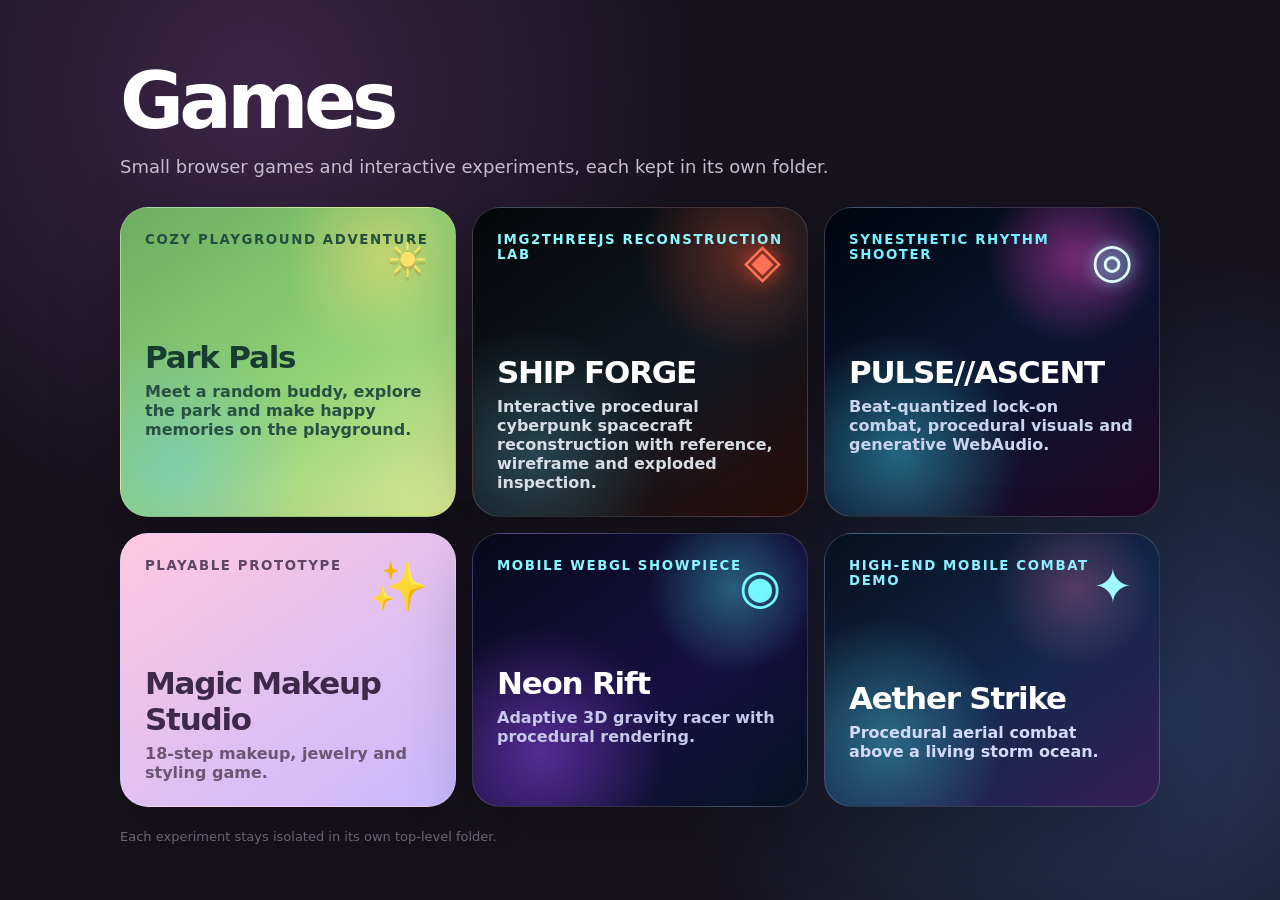
<file: index.html>
<!doctype html>
<html lang="en">
<head><meta charset="utf-8"><meta name="viewport" content="width=device-width,initial-scale=1"><meta name="theme-color" content="#17131d"><title>ntvibe games</title><style>*{box-sizing:border-box}html,body{margin:0;min-height:100%;font-family:system-ui,-apple-system,BlinkMacSystemFont,"Segoe UI",sans-serif;background:#17131d;color:#fff}body{min-height:100vh;display:grid;place-items:center;padding:28px;background:radial-gradient(circle at 20% 10%,#3b2548 0,transparent 34%),radial-gradient(circle at 90% 80%,#25375b 0,transparent 35%),#17131d}.wrap{width:min(1040px,100%)}h1{font-size:clamp(38px,8vw,78px);letter-spacing:-.06em;margin:0 0 10px}p{color:#c9bdcf;margin:0 0 30px;font-size:18px}.grid{display:grid;grid-template-columns:repeat(auto-fit,minmax(250px,1fr));gap:16px}.game{display:block;position:relative;min-height:260px;padding:24px;border:1px solid #ffffff29;border-radius:28px;color:inherit;text-decoration:none;overflow:hidden;box-shadow:0 24px 70px #0000003d;transition:.2s}.game:hover{transform:translateY(-5px);box-shadow:0 30px 80px #00000057}.game:before{position:absolute;right:26px;top:24px;font-size:48px}.game small{display:block;font-weight:800;text-transform:uppercase;letter-spacing:.12em}.game h2{margin:92px 0 7px;font-size:31px;letter-spacing:-.04em}.game span{font-weight:650}.park{background:radial-gradient(circle at 78% 16%,#ffe06e7a,transparent 27%),radial-gradient(circle at 16% 84%,#6bc6ed6e,transparent 34%),linear-gradient(145deg,#6cad61,#8fd276 56%,#dbe993)}.park:before{content:"☀";color:#ffe26a;text-shadow:0 4px 0 #b77b2b55}.park small{color:#244f3e}.park h2{color:#173d32}.park span{color:#285144}.pulse{background:radial-gradient(circle at 74% 16%,#ff49d26b,transparent 24%),radial-gradient(circle at 22% 80%,#48ebff61,transparent 34%),linear-gradient(145deg,#01040d,#0a1631 50%,#210725)}.pulse:before{content:"◎";color:#dffcff;text-shadow:0 0 14px #6ef3ff,0 0 34px #ff55ce}.pulse small{color:#76f1ff}.pulse span{color:#cbd4ee}.makeup{background:linear-gradient(145deg,#ffc8df,#c8b9ff)}.makeup:before{content:"✨"}.makeup small{color:#5e4568}.makeup h2{color:#3f294a}.makeup span{color:#6d5674}.rift{background:radial-gradient(circle at 78% 20%,#4af0ff59,transparent 25%),radial-gradient(circle at 20% 80%,#a14fff73,transparent 36%),linear-gradient(145deg,#07091a,#171041 58%,#071323)}.rift:before{content:"◉";color:#75f8ff}.rift small{color:#88f5ff}.rift span{color:#c6c8ea}.aether{background:radial-gradient(circle at 75% 20%,#ff7bbc47,transparent 24%),radial-gradient(circle at 18% 75%,#58e8ff59,transparent 35%),linear-gradient(145deg,#06101d,#14284c 55%,#361d55)}.aether:before{content:"✦";color:#9ffaff}.aether small{color:#8defff}.aether span{color:#d4dafa}.forge{background:radial-gradient(circle at 80% 15%,#ff5a384f,transparent 27%),radial-gradient(circle at 18% 80%,#7af5ff35,transparent 34%),linear-gradient(145deg,#05070a,#111821 56%,#2a0e0b)}.forge:before{content:"◈";color:#ff7256;text-shadow:0 0 20px #ff4e2b}.forge small{color:#8cf8ff}.forge span{color:#d8dde4}.note{margin-top:22px;color:#776d7f;font-size:13px}</style></head><body><main class="wrap"><h1>Games</h1><p>Small browser games and interactive experiments, each kept in its own folder.</p><div class="grid"><a class="game park" href="./park-pals/"><small>Cozy playground adventure</small><h2>Park Pals</h2><span>Meet a random buddy, explore the park and make happy memories on the playground.</span></a><a class="game forge" href="./ship-forge/"><small>img2threejs reconstruction lab</small><h2>SHIP FORGE</h2><span>Interactive procedural cyberpunk spacecraft reconstruction with reference, wireframe and exploded inspection.</span></a><a class="game pulse" href="./pulse-ascent/"><small>Synesthetic rhythm shooter</small><h2>PULSE//ASCENT</h2><span>Beat-quantized lock-on combat, procedural visuals and generative WebAudio.</span></a><a class="game makeup" href="./makeup/"><small>Playable prototype</small><h2>Magic Makeup Studio</h2><span>18-step makeup, jewelry and styling game.</span></a><a class="game rift" href="./neon-rift/"><small>Mobile WebGL showpiece</small><h2>Neon Rift</h2><span>Adaptive 3D gravity racer with procedural rendering.</span></a><a class="game aether" href="./aether-strike/"><small>High-end mobile combat demo</small><h2>Aether Strike</h2><span>Procedural aerial combat above a living storm ocean.</span></a></div><div class="note">Each experiment stays isolated in its own top-level folder.</div></main></body></html>
</file>
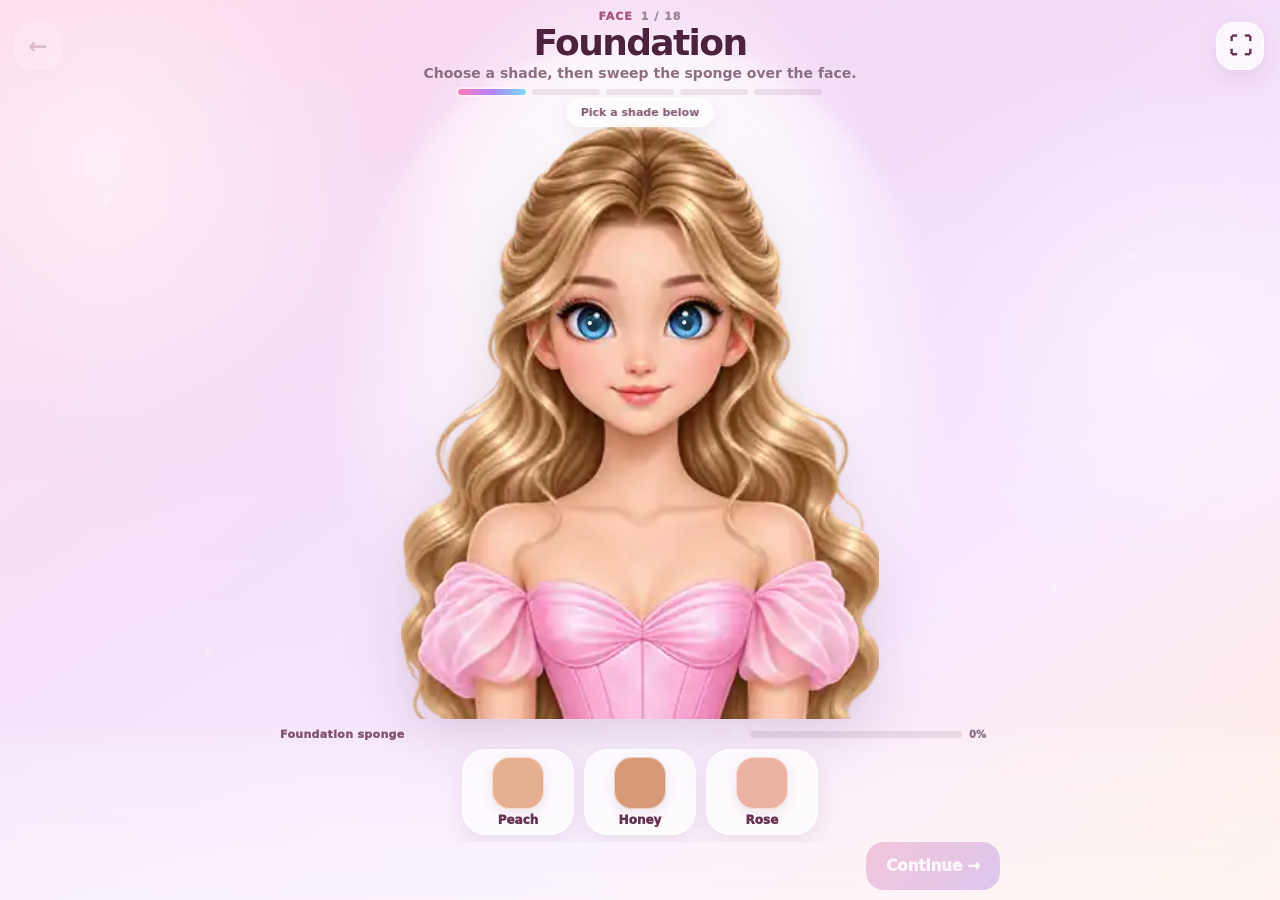
<file: makeup/index.html>
<!doctype html>
<html lang="en">
<head>
  <meta charset="utf-8" />
  <meta name="viewport" content="width=device-width, initial-scale=1, viewport-fit=cover, user-scalable=no" />
  <meta name="theme-color" content="#f7c8df" />
  <meta name="apple-mobile-web-app-capable" content="yes" />
  <title>Magic Makeup Studio</title>
  <link rel="stylesheet" href="./style.css" />
</head>
<body>
  <main id="game" class="game-shell" aria-label="Magic Makeup Studio">
    <div id="backdrop" class="backdrop backdrop-rose" aria-hidden="true"></div>
    <div class="ambient" aria-hidden="true">
      <span></span><span></span><span></span><span></span><span></span><span></span>
    </div>

    <header class="hud">
      <button id="backButton" class="hud-button" type="button" aria-label="Previous step">←</button>
      <div class="hud-copy">
        <div class="eyebrow-row">
          <span id="categoryName" class="category-name">Face</span>
          <span id="stepCounter" class="step-counter">1 / 18</span>
        </div>
        <h1 id="stepTitle">Foundation</h1>
        <p id="stepHint">Choose a shade, then sweep the brush over the face.</p>
      </div>
      <button id="fullscreenButton" class="hud-button" type="button" aria-label="Toggle fullscreen">⛶</button>
    </header>

    <div id="categoryRail" class="category-rail" aria-label="Makeover progress"></div>

    <section id="playfield" class="playfield" aria-label="Character makeover area">
      <div class="portrait-glow" aria-hidden="true"></div>
      <div id="instructionChip" class="instruction-chip">Pick a shade</div>

      <div id="characterStage" class="character-stage" aria-label="Princess makeover character">
        <img id="characterBase" class="character-base" alt="" draggable="false" />
        <div id="makeupLayers" class="makeup-layers" aria-hidden="true"></div>

        <svg id="eyeRig" class="eye-rig" viewBox="0 0 760 950" aria-hidden="true">
          <defs>
            <clipPath id="eyeClipLeft"><ellipse cx="305" cy="327" rx="42" ry="24" /></clipPath>
            <clipPath id="eyeClipRight"><ellipse cx="455" cy="326" rx="42" ry="24" /></clipPath>
          </defs>
          <g id="leftEyeRig" clip-path="url(#eyeClipLeft)">
            <ellipse id="leftIrisTint" cx="305" cy="327" rx="18" ry="19" fill="#4bbfe6" opacity=".34" />
            <circle cx="305" cy="327" r="7.6" fill="#183348" opacity=".9" />
            <circle cx="300" cy="321" r="3.4" fill="#fff" opacity=".92" />
          </g>
          <g id="rightEyeRig" clip-path="url(#eyeClipRight)">
            <ellipse id="rightIrisTint" cx="455" cy="326" rx="18" ry="19" fill="#4bbfe6" opacity=".34" />
            <circle cx="455" cy="326" r="7.6" fill="#183348" opacity=".9" />
            <circle cx="450" cy="320" r="3.4" fill="#fff" opacity=".92" />
          </g>
        </svg>

        <div id="gemsOverlay" class="asset-overlay gems-overlay"></div>
        <div id="earringsOverlay" class="asset-overlay earrings-overlay"></div>
        <div id="necklaceOverlay" class="asset-overlay necklace-overlay"></div>
        <div id="hairclipOverlay" class="asset-overlay hairclip-overlay"></div>
        <div id="tiaraOverlay" class="asset-overlay tiara-overlay"></div>
        <div id="sparkleOverlay" class="asset-overlay sparkle-overlay"></div>
        <img id="blinkOverlay" class="blink-overlay" src="./assets/blink.webp" alt="" draggable="false" />
      </div>

      <div id="toolCursor" class="tool-cursor" aria-hidden="true">
        <div class="tool-graphic"></div>
        <div class="tool-glow"></div>
      </div>
      <div id="particleLayer" class="particle-layer" aria-hidden="true"></div>
    </section>

    <section class="tray" aria-label="Makeup choices">
      <div class="tray-head">
        <div id="toolLabel" class="tool-label">Foundation brush</div>
        <div id="coverageWrap" class="coverage-wrap">
          <div class="coverage-track"><div id="coverageFill" class="coverage-fill"></div></div>
          <span id="coverageText">0%</span>
        </div>
      </div>
      <div id="options" class="options" role="list"></div>
      <div class="tray-actions">
        <button id="nextButton" class="primary-button" type="button" disabled>Continue <span>→</span></button>
      </div>
    </section>

    <div id="finishPanel" class="finish-panel" hidden>
      <div class="finish-bloom" aria-hidden="true"></div>
      <div class="finish-card">
        <div class="finish-kicker">Makeover complete</div>
        <h2>✨ Gorgeous! ✨</h2>
        <p>Your final look is ready.</p>
        <div class="finish-actions">
          <button id="replayButton" class="primary-button" type="button">Create another look</button>
          <button id="closeFinishButton" class="secondary-button" type="button">Admire the look</button>
        </div>
      </div>
    </div>
  </main>

  <script src="./character-loader.js"></script>
  <script src="./game.js"></script>
</body>
</html>
</file>
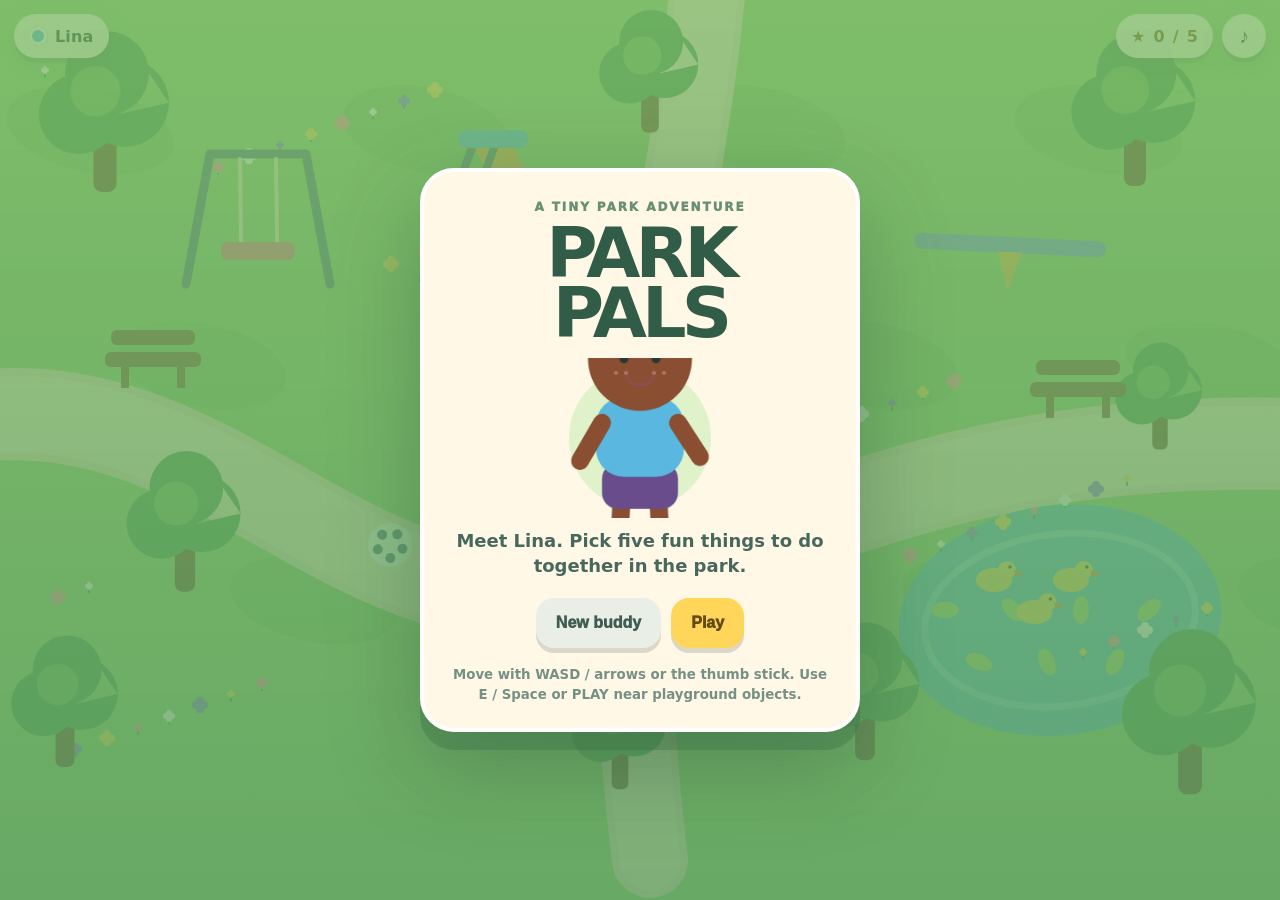
<file: park-pals/index.html>
<!doctype html>
<html lang="en">
<head>
  <meta charset="utf-8" />
  <meta name="viewport" content="width=device-width,initial-scale=1,viewport-fit=cover,user-scalable=no" />
  <meta name="theme-color" content="#8ccf73" />
  <title>Park Pals</title>
  <link rel="stylesheet" href="./style.css" />
</head>
<body>
  <main id="app">
    <canvas id="game" aria-label="Park Pals game canvas"></canvas>

    <section id="hud" aria-live="polite">
      <div class="pill friend"><span id="avatarDot"></span><span id="friendName">Friend</span></div>
      <div class="pill memories">★ <span id="memoryCount">0</span>/<span id="memoryGoal">5</span></div>
      <button id="soundBtn" class="icon-btn" aria-label="Toggle sound">♪</button>
    </section>

    <div id="prompt" class="prompt hidden">Press E to play</div>
    <button id="actionBtn" class="action-btn hidden">PLAY</button>

    <section id="touchControls" aria-label="Touch controls">
      <div id="joystick" class="joystick"><div id="stick" class="stick"></div></div>
    </section>

    <section id="startCard" class="overlay visible">
      <div class="card">
        <div class="eyebrow">A tiny park adventure</div>
        <h1>PARK PALS</h1>
        <canvas id="portrait" width="180" height="180"></canvas>
        <p id="introText">Meet your new park buddy.</p>
        <div class="button-row">
          <button id="rerollBtn" class="secondary">New buddy</button>
          <button id="startBtn" class="primary">Play</button>
        </div>
        <small>Move with WASD / arrows or the thumb stick. Use E / Space or PLAY near playground objects.</small>
      </div>
    </section>

    <section id="finishCard" class="overlay">
      <div class="card finish">
        <div class="big-star">★</div>
        <div class="eyebrow">Park day complete</div>
        <h2 id="finishTitle">Best day ever!</h2>
        <p id="finishText"></p>
        <div class="button-row">
          <button id="keepPlayingBtn" class="secondary">Keep playing</button>
          <button id="newDayBtn" class="primary">New park day</button>
        </div>
      </div>
    </section>
  </main>
  <script src="./game.js"></script>
</body>
</html>
</file>
<file: makeup/style.css>
:root {
  --ink:#65324f;
  --ink-strong:#4d223d;
  --muted:#8d6f82;
  --pink:#ff69aa;
  --pink-soft:#ffb6d5;
  --purple:#a979ff;
  --cyan:#7ddfff;
  --gold:#ffd56f;
  --glass:rgba(255,255,255,.72);
  --glass-strong:rgba(255,255,255,.9);
  --stroke:rgba(255,255,255,.8);
  --shadow:0 18px 50px rgba(97,45,78,.14);
  --safe-top:env(safe-area-inset-top,0px);
  --safe-bottom:env(safe-area-inset-bottom,0px);
}

*{box-sizing:border-box}
html,body{width:100%;height:100%;margin:0;overflow:hidden}
body{
  font-family:ui-rounded,"SF Pro Rounded","Nunito","Avenir Next",system-ui,-apple-system,BlinkMacSystemFont,"Segoe UI",sans-serif;
  color:var(--ink);
  background:#f7d8e7;
  touch-action:none;
  overscroll-behavior:none;
  -webkit-user-select:none;
  user-select:none;
}
button{font:inherit;color:inherit;-webkit-tap-highlight-color:transparent}
button:focus-visible{outline:3px solid rgba(152,114,255,.34);outline-offset:2px}

.game-shell{
  position:relative;
  width:100vw;
  height:100dvh;
  min-height:100vh;
  display:grid;
  grid-template-rows:auto auto minmax(0,1fr) auto;
  overflow:hidden;
  isolation:isolate;
}

.backdrop{position:absolute;inset:0;z-index:-4;transition:background .6s ease}
.backdrop::before{
  content:"";position:absolute;inset:0;
  background:
    radial-gradient(circle at 50% 22%,rgba(255,255,255,.92),transparent 25%),
    radial-gradient(circle at 8% 18%,rgba(255,255,255,.5),transparent 20%),
    radial-gradient(circle at 92% 38%,rgba(255,255,255,.4),transparent 19%);
  pointer-events:none;
}
.backdrop::after{
  content:"";position:absolute;inset:0;
  background:linear-gradient(to bottom,rgba(255,255,255,.05),rgba(255,255,255,.28));
  pointer-events:none;
}
.backdrop-rose{background:linear-gradient(145deg,#ffd6e8 0%,#f1daf8 42%,#f6e4ff 70%,#ffe9d9 100%)}
.backdrop-sky{background:linear-gradient(145deg,#d9f7ff 0%,#e0e2ff 50%,#f6dcfa 100%)}
.backdrop-mint{background:linear-gradient(145deg,#ddf7e8 0%,#dcecff 52%,#fff0dc 100%)}

.ambient{position:absolute;inset:0;z-index:-1;pointer-events:none;overflow:hidden}
.ambient span{position:absolute;width:7px;height:7px;border-radius:50%;background:rgba(255,255,255,.9);box-shadow:0 0 16px #fff;opacity:.35;animation:ambientFloat 7s ease-in-out infinite}
.ambient span:nth-child(1){left:8%;top:22%}.ambient span:nth-child(2){left:88%;top:28%;animation-delay:-1.3s}.ambient span:nth-child(3){left:82%;top:65%;animation-delay:-3.2s}.ambient span:nth-child(4){left:16%;top:72%;animation-delay:-4.8s}.ambient span:nth-child(5){left:48%;top:12%;animation-delay:-2.1s}.ambient span:nth-child(6){left:57%;top:81%;animation-delay:-5.7s}
@keyframes ambientFloat{50%{transform:translateY(-14px) scale(1.45);opacity:.68}}

.hud{
  z-index:30;
  display:grid;
  grid-template-columns:50px minmax(0,1fr) 50px;
  gap:10px;
  align-items:center;
  padding:calc(10px + var(--safe-top)) 14px 4px;
}
.hud-button{
  width:48px;height:48px;border:1px solid var(--stroke);border-radius:18px;
  background:var(--glass);backdrop-filter:blur(18px);-webkit-backdrop-filter:blur(18px);
  box-shadow:0 8px 24px rgba(92,42,77,.09);
  display:grid;place-items:center;font-size:23px;font-weight:900;cursor:pointer;
  transition:transform .18s ease,opacity .18s ease,background .18s ease;
}
.hud-button:active{transform:scale(.94)}
.hud-button:disabled{opacity:.22}
.hud-copy{text-align:center;min-width:0}
.eyebrow-row{display:flex;align-items:center;justify-content:center;gap:8px;font-size:11px;font-weight:950;letter-spacing:.09em;text-transform:uppercase}
.category-name{color:#a5577e}
.step-counter{color:var(--muted);opacity:.8}
.hud-copy h1{margin:2px 0 0;font-size:clamp(25px,6vw,36px);line-height:.98;letter-spacing:-.045em;color:var(--ink-strong)}
.hud-copy p{margin:5px auto 0;max-width:520px;font-size:clamp(12px,2.5vw,14px);line-height:1.22;color:var(--muted);font-weight:760}

.category-rail{
  z-index:25;
  display:flex;justify-content:center;gap:6px;
  padding:3px 18px 0;
}
.category-pill{
  position:relative;height:6px;max-width:68px;flex:1;border-radius:999px;
  background:rgba(98,55,80,.1);overflow:hidden;
}
.category-pill::after{content:"";position:absolute;inset:0;transform:scaleX(0);transform-origin:left;border-radius:inherit;background:linear-gradient(90deg,#ff7bb6,#b183ff,#79ddff);transition:transform .28s ease}
.category-pill.done::after,.category-pill.active::after{transform:scaleX(1)}
.category-pill.active{box-shadow:0 0 0 2px rgba(255,255,255,.45)}

.playfield{
  position:relative;min-height:0;display:grid;place-items:center;
  padding:26px 10px 2px;
}
.portrait-glow{
  position:absolute;width:min(67vh,88vw);aspect-ratio:.82;border-radius:48% 48% 42% 42%;
  background:radial-gradient(ellipse at 50% 40%,rgba(255,255,255,.95) 0 30%,rgba(255,255,255,.48) 52%,transparent 75%);
  filter:blur(6px);opacity:.85;pointer-events:none;
}
.instruction-chip{
  position:absolute;top:3px;left:50%;z-index:15;transform:translateX(-50%);
  padding:7px 13px;border:1px solid rgba(255,255,255,.76);border-radius:999px;
  background:rgba(255,255,255,.66);backdrop-filter:blur(14px);-webkit-backdrop-filter:blur(14px);
  box-shadow:0 7px 20px rgba(86,39,71,.07);font-size:11px;font-weight:900;color:#80576f;
  white-space:nowrap;transition:.22s ease;
}
.instruction-chip.ready{background:rgba(255,246,202,.94);color:#8a6532;transform:translateX(-50%) scale(1.04)}
.instruction-chip.success{background:rgba(223,255,235,.94);color:#4f7c5e}

.character-stage{
  position:relative;z-index:4;height:min(100%,72vh);max-height:730px;aspect-ratio:760/950;
  transform-origin:center bottom;
  filter:drop-shadow(0 22px 30px rgba(86,42,69,.15));
  touch-action:none;
  animation:idleBreath 5.8s ease-in-out infinite;
}
@keyframes idleBreath{0%,100%{transform:translateY(0) scale(1)}50%{transform:translateY(-2px) scale(1.002)}}
.character-stage.react{animation:reactPop .46s cubic-bezier(.2,.9,.3,1)}
@keyframes reactPop{0%{transform:scale(1)}45%{transform:scale(1.014) translateY(-3px)}100%{transform:scale(1)}}
.character-base,.eye-rig,.blink-overlay,.makeup-layers{position:absolute;inset:0;width:100%;height:100%;pointer-events:none}
.character-base{z-index:1;object-fit:contain}
.makeup-layers{z-index:3}
.makeup-layer{position:absolute;inset:0;width:100%;height:100%;pointer-events:none;mix-blend-mode:multiply}
.makeup-layer[data-step="highlight"],.makeup-layer[data-step="gloss"]{mix-blend-mode:screen}
.makeup-layer[data-step="freckles"],.makeup-layer[data-step="eyeliner"],.makeup-layer[data-step="mascara"],.makeup-layer[data-step="brows"]{mix-blend-mode:normal}
.eye-rig{z-index:4;overflow:visible}
.asset-overlay{position:absolute;z-index:7;overflow:hidden;pointer-events:none;opacity:0;transition:opacity .25s ease,transform .34s cubic-bezier(.2,.85,.2,1),filter .25s ease}
.asset-overlay>img,.sprite-thumb>img{position:absolute;max-width:none;height:auto;pointer-events:none}
.asset-overlay.visible{opacity:1}
.blink-overlay{z-index:12;object-fit:contain;opacity:0}
.blink-overlay.blinking{animation:blinkOverlay .2s ease-in-out both}
@keyframes blinkOverlay{0%,100%{opacity:0}24%,78%{opacity:1}}

.gems-overlay{width:42%;left:50%;top:31.5%;transform:translateX(-50%) scale(.92);opacity:0!important;filter:saturate(.92)}
.gems-overlay.visible{transform:translateX(-50%) scale(1);opacity:.7!important}
.earrings-overlay{width:50%;left:50%;top:37%;transform:translateX(-50%) scale(.92);z-index:5}
.earrings-overlay.visible{transform:translateX(-50%) scale(1);opacity:.88}
.necklace-overlay{width:34%;left:50%;top:55%;transform:translateX(-50%) scale(.92)}
.necklace-overlay.visible{transform:translateX(-50%) scale(1);opacity:.9}
.hairclip-overlay{width:20%;left:67%;top:18%;transform:rotate(7deg) scale(.88)}
.hairclip-overlay.visible{transform:rotate(7deg) scale(1);opacity:.92}
.tiara-overlay{width:47%;left:50%;top:6.5%;transform:translateX(-50%) translateY(7px) scale(.9);z-index:8}
.tiara-overlay.visible{transform:translateX(-50%) translateY(0) scale(1);opacity:.9}
.sparkle-overlay{width:78%;left:50%;top:22%;transform:translateX(-50%) scale(.98);z-index:11;filter:saturate(.85)}
.sparkle-overlay.visible{opacity:.42;animation:sparkleFloat 2.2s ease-in-out infinite alternate}
@keyframes sparkleFloat{to{transform:translateX(-50%) translateY(-3px) scale(1.012);filter:brightness(1.05) saturate(.9)}}

.tool-cursor{
  --tool-color:#ef9ec2;
  position:fixed;z-index:80;width:72px;height:96px;pointer-events:none;
  opacity:0;transform:translate(-50%,-72%) rotate(-10deg) scale(.72);
  transform-origin:50% 82%;transition:opacity .1s ease,transform .1s ease;
}
.tool-cursor.visible{opacity:1;transform:translate(-50%,-72%) rotate(-10deg) scale(1)}
.tool-cursor.active{transform:translate(-50%,-72%) rotate(-14deg) scale(.94)}
.tool-glow{position:absolute;left:50%;bottom:-6px;width:38px;height:18px;transform:translateX(-50%);border-radius:50%;background:radial-gradient(ellipse,var(--tool-color),transparent 70%);filter:blur(7px);opacity:.5}
.tool-graphic{position:absolute;left:50%;bottom:3px;width:18px;height:70px;transform:translateX(-50%);border-radius:12px;background:linear-gradient(90deg,#d5a16b,#f4c58e 45%,#b87a4b);box-shadow:0 5px 12px rgba(89,49,63,.24)}
.tool-graphic::before{content:"";position:absolute;left:50%;top:-16px;width:38px;height:25px;transform:translateX(-50%);border-radius:55% 55% 38% 38%;background:linear-gradient(to top,var(--tool-color),#fff0f7);box-shadow:inset 0 -5px 7px rgba(102,46,71,.08),0 4px 9px rgba(76,36,59,.16)}
.tool-graphic::after{content:"";position:absolute;left:50%;bottom:-7px;width:12px;height:13px;transform:translateX(-50%);border-radius:0 0 8px 8px;background:#a85f77}

.tool-cursor[data-tool="sponge"] .tool-graphic{width:38px;height:48px;border-radius:50% 50% 45% 45%;background:linear-gradient(145deg,#f4cfc4,#df9e8e);box-shadow:inset -5px -7px 10px rgba(101,50,62,.08),0 6px 14px rgba(84,42,60,.2)}
.tool-cursor[data-tool="sponge"] .tool-graphic::before,.tool-cursor[data-tool="sponge"] .tool-graphic::after{display:none}
.tool-cursor[data-tool="shadow"] .tool-graphic{width:9px;height:68px;background:linear-gradient(90deg,#eab38a,#8c5d49)}
.tool-cursor[data-tool="shadow"] .tool-graphic::before{top:-10px;width:25px;height:15px;border-radius:50%;background:var(--tool-color)}
.tool-cursor[data-tool="liner"] .tool-graphic{width:8px;height:76px;border-radius:4px;background:linear-gradient(90deg,#3b2c36,#75586d)}
.tool-cursor[data-tool="liner"] .tool-graphic::before{top:-18px;width:4px;height:22px;border-radius:100% 100% 30% 30%;background:var(--tool-color)}
.tool-cursor[data-tool="liner"] .tool-graphic::after{display:none}
.tool-cursor[data-tool="mascara"] .tool-graphic{width:8px;height:74px;background:#6c5262}
.tool-cursor[data-tool="mascara"] .tool-graphic::before{top:-21px;width:9px;height:28px;border-radius:5px;background:repeating-linear-gradient(to bottom,#2f2029 0 2px,#6a4b5c 2px 4px)}
.tool-cursor[data-tool="lipstick"] .tool-graphic{width:24px;height:54px;border-radius:8px;background:linear-gradient(90deg,#d7b5a2,#f1d3bf 50%,#a88073)}
.tool-cursor[data-tool="lipstick"] .tool-graphic::before{top:-24px;width:18px;height:30px;border-radius:8px 8px 4px 4px;background:var(--tool-color);clip-path:polygon(0 28%,100% 0,100% 100%,0 100%)}
.tool-cursor[data-tool="lipstick"] .tool-graphic::after{bottom:-6px;width:30px;height:12px;border-radius:4px;background:#8d5d70}
.tool-cursor[data-tool="gloss"] .tool-graphic{width:8px;height:70px;background:#deb0b8}
.tool-cursor[data-tool="gloss"] .tool-graphic::before{top:-12px;width:18px;height:18px;border-radius:50% 50% 50% 20%;background:linear-gradient(145deg,#fff,var(--tool-color))}
.tool-cursor[data-tool="detail"] .tool-graphic{width:7px;height:72px;background:#d59d7a}
.tool-cursor[data-tool="detail"] .tool-graphic::before{top:-7px;width:12px;height:12px;border-radius:50%;background:var(--tool-color)}

.particle-layer{position:absolute;inset:0;z-index:20;pointer-events:none;overflow:hidden}
.paint-particle{position:absolute;width:8px;height:8px;border-radius:50%;background:var(--particle-color,#fff);box-shadow:0 0 10px var(--particle-color,#fff);animation:paintParticle .56s ease-out forwards}
@keyframes paintParticle{to{transform:translate(var(--px,0),var(--py,-18px)) scale(.1);opacity:0}}
.reward-star{position:absolute;font-size:17px;animation:rewardStar .72s cubic-bezier(.15,.8,.25,1) forwards}
@keyframes rewardStar{0%{transform:translate(-50%,-50%) scale(.2) rotate(-18deg);opacity:0}35%{opacity:1}100%{transform:translate(calc(-50% + var(--sx)),calc(-50% + var(--sy))) scale(1.25) rotate(22deg);opacity:0}}

.tray{
  position:relative;z-index:35;
  padding:7px 12px calc(10px + var(--safe-bottom));
  background:linear-gradient(to bottom,transparent 0,rgba(255,255,255,.22) 18%,rgba(255,255,255,.38) 100%);
}
.tray-head{max-width:720px;margin:0 auto 6px;display:flex;align-items:center;justify-content:space-between;gap:12px}
.tool-label{font-size:11px;font-weight:950;color:#81556e;letter-spacing:.03em;white-space:nowrap}
.coverage-wrap{display:flex;align-items:center;gap:7px;flex:1;max-width:250px;transition:opacity .2s ease}
.coverage-wrap.hidden{opacity:0;pointer-events:none}
.coverage-track{height:7px;flex:1;border-radius:999px;background:rgba(99,53,80,.11);overflow:hidden}
.coverage-fill{height:100%;width:0;border-radius:inherit;background:linear-gradient(90deg,#ff78b4,#ab7cff,#73dfff);transition:width .12s ease}
.coverage-wrap span{min-width:31px;font-size:10px;font-weight:950;color:var(--muted)}
.options{display:flex;gap:10px;justify-content:center;overflow-x:auto;scrollbar-width:none;padding:2px 2px 7px}
.options::-webkit-scrollbar{display:none}
.option-card{
  flex:0 0 clamp(88px,24vw,112px);min-height:82px;padding:7px;border:1px solid var(--stroke);border-radius:24px;
  background:var(--glass);box-shadow:0 10px 24px rgba(86,41,69,.09);backdrop-filter:blur(18px);-webkit-backdrop-filter:blur(18px);
  display:grid;grid-template-rows:52px auto;gap:5px;place-items:center;cursor:pointer;transition:transform .18s ease,border-color .18s ease,box-shadow .18s ease,background .18s ease;
}
.option-card:active{transform:scale(.96)}
.option-card.selected{transform:translateY(-3px);background:var(--glass-strong);border-color:rgba(255,92,162,.58);box-shadow:0 12px 28px rgba(197,68,132,.17),inset 0 0 0 2px rgba(255,255,255,.52)}
.option-swatch{width:52px;height:52px;border-radius:18px;background:var(--swatch);box-shadow:inset 0 0 0 1px rgba(255,255,255,.56),0 5px 13px rgba(86,40,68,.1);display:grid;place-items:center;overflow:hidden;font-size:25px}
.sprite-thumb{position:relative;display:block;overflow:hidden;max-width:100%;max-height:100%}
.option-label{font-size:12px;line-height:1.05;font-weight:920;text-align:center}
.tray-actions{max-width:720px;margin:0 auto;display:flex;justify-content:flex-end}
.primary-button{min-height:48px;padding:0 20px;border:0;border-radius:18px;color:white;background:linear-gradient(135deg,#ff68aa,#a86fff);box-shadow:0 10px 24px rgba(169,71,144,.24);font-weight:950;font-size:15px;cursor:pointer;transition:transform .18s ease,opacity .18s ease,filter .18s ease}
.primary-button:active{transform:scale(.97)}
.primary-button:disabled{opacity:.35;filter:grayscale(.25);box-shadow:none}
.primary-button span{margin-left:5px}
.secondary-button{min-height:48px;padding:0 20px;border:1px solid rgba(112,68,94,.12);border-radius:18px;background:rgba(255,255,255,.72);font-weight:900;cursor:pointer}

.finish-panel{position:absolute;inset:0;z-index:120;display:grid;place-items:end center;padding:24px 18px calc(28px + var(--safe-bottom));background:linear-gradient(to top,rgba(74,31,61,.24),rgba(255,255,255,.02) 58%);backdrop-filter:blur(4px);-webkit-backdrop-filter:blur(4px)}
.finish-panel[hidden]{display:none}
.finish-bloom{position:absolute;inset:12% 8% 26%;border-radius:50%;background:radial-gradient(circle,rgba(255,255,255,.7),transparent 66%);filter:blur(20px);animation:finishBloom 1.6s ease-in-out infinite alternate;pointer-events:none}
@keyframes finishBloom{to{transform:scale(1.05);opacity:.78}}
.finish-card{position:relative;width:min(430px,94vw);padding:24px;border:1px solid rgba(255,255,255,.85);border-radius:30px;background:rgba(255,255,255,.84);backdrop-filter:blur(22px);-webkit-backdrop-filter:blur(22px);box-shadow:var(--shadow);text-align:center;animation:finishIn .45s cubic-bezier(.2,.9,.2,1)}
@keyframes finishIn{from{transform:translateY(20px) scale(.94);opacity:0}}
.finish-kicker{font-size:11px;font-weight:950;letter-spacing:.11em;text-transform:uppercase;color:#a35a81}
.finish-card h2{margin:6px 0 5px;font-size:34px;letter-spacing:-.04em;color:var(--ink-strong)}
.finish-card p{margin:0 0 18px;color:var(--muted);font-weight:760}
.finish-actions{display:grid;grid-template-columns:1fr 1fr;gap:8px}

@media (max-width:540px) and (orientation:portrait){
  .hud{grid-template-columns:46px 1fr 46px;padding-left:10px;padding-right:10px}
  .hud-button{width:44px;height:44px;border-radius:16px}
  .hud-copy h1{font-size:27px}
  .hud-copy p{font-size:12px;max-width:280px}
  .playfield{padding-top:23px}
  .character-stage{height:min(100%,67vh);max-height:none}
  .portrait-glow{width:96vw}
  .instruction-chip{top:0}
  .tray{padding-left:10px;padding-right:10px}
  .option-card{flex-basis:30vw;max-width:106px}
  .finish-actions{grid-template-columns:1fr}
}

@media (max-height:760px) and (orientation:portrait){
  .hud{padding-top:calc(6px + var(--safe-top));padding-bottom:2px}
  .hud-copy h1{font-size:24px}.hud-copy p{font-size:11px;margin-top:3px}
  .hud-button{width:42px;height:42px;border-radius:15px}
  .category-rail{padding-top:0}
  .playfield{padding-top:19px}
  .character-stage{height:min(100%,64vh)}
  .option-card{min-height:72px;grid-template-rows:45px auto;border-radius:20px}.option-swatch{width:45px;height:45px;border-radius:15px}
  .primary-button,.secondary-button{min-height:44px}
}

@media (orientation:landscape) and (max-height:760px){
  .game-shell{grid-template-columns:minmax(240px,31vw) 1fr;grid-template-rows:auto auto 1fr}
  .hud{grid-column:1;grid-row:1;grid-template-columns:42px 1fr 42px;padding:calc(7px + var(--safe-top)) 9px 3px}.hud-button{width:40px;height:40px;border-radius:14px}.hud-copy h1{font-size:22px}.hud-copy p{font-size:10px}
  .category-rail{grid-column:1;grid-row:2;padding:2px 10px}
  .playfield{grid-column:2;grid-row:1/span 3;padding:24px 8px 4px}.character-stage{height:min(94vh,730px)}
  .tray{grid-column:1;grid-row:3;display:flex;flex-direction:column;justify-content:center;padding:5px 10px calc(8px + var(--safe-bottom))}
  .tray-head{width:100%;margin-bottom:5px}.tool-label{font-size:10px}
  .options{display:grid;grid-template-columns:repeat(3,1fr);gap:7px;overflow:visible;padding-bottom:6px}.option-card{min-width:0;width:100%;min-height:68px;grid-template-rows:42px auto;padding:5px;border-radius:17px}.option-swatch{width:42px;height:42px;border-radius:13px}
  .tray-actions{width:100%}.primary-button{width:100%;min-height:44px}
}

@media (prefers-reduced-motion:reduce){
  *,*::before,*::after{animation-duration:.01ms!important;animation-iteration-count:1!important;transition-duration:.01ms!important}
}
</file>
<file: park-pals/style.css>
:root{
  color-scheme:light;
  --ink:#254238;
  --cream:#fff8e7;
  --yellow:#ffd65a;
  --orange:#ff9c5a;
  --pink:#f78ab3;
  --blue:#69bde8;
  --green:#78bf68;
}
*{box-sizing:border-box;-webkit-tap-highlight-color:transparent}
html,body,#app{width:100%;height:100%;margin:0;overflow:hidden;background:#8ccf73;font-family:ui-rounded,"SF Pro Rounded",system-ui,-apple-system,BlinkMacSystemFont,"Segoe UI",sans-serif;color:var(--ink);touch-action:none}
canvas#game{position:fixed;inset:0;width:100%;height:100%;display:block}
#hud{position:fixed;z-index:6;left:max(14px,env(safe-area-inset-left));right:max(14px,env(safe-area-inset-right));top:max(14px,env(safe-area-inset-top));display:flex;gap:9px;align-items:center;pointer-events:none}
.pill,.icon-btn{height:44px;border:0;border-radius:999px;background:#fffbe9e8;box-shadow:0 5px 0 #557f5440,0 10px 28px #31583628;backdrop-filter:blur(10px);font-weight:900;letter-spacing:.01em}
.pill{display:flex;align-items:center;gap:8px;padding:0 15px}.friend{margin-right:auto}.memories{color:#815a13}#avatarDot{width:18px;height:18px;border-radius:50%;border:3px solid #fff;box-shadow:0 0 0 1px #0001}.icon-btn{pointer-events:auto;width:44px;font-size:20px;color:var(--ink)}
.prompt{position:fixed;z-index:7;left:50%;bottom:94px;transform:translateX(-50%);padding:10px 15px;border-radius:999px;background:#254238e8;color:white;font-weight:800;font-size:14px;box-shadow:0 8px 24px #1a362f3d}.hidden{display:none!important}
.action-btn{position:fixed;z-index:8;right:max(20px,env(safe-area-inset-right));bottom:max(24px,env(safe-area-inset-bottom));width:86px;height:86px;border-radius:50%;border:5px solid #fff9;background:var(--yellow);color:#614b11;font-weight:1000;font-size:17px;box-shadow:0 8px 0 #c88e2c,0 14px 28px #25423845;touch-action:none}
#touchControls{position:fixed;z-index:8;left:max(18px,env(safe-area-inset-left));bottom:max(20px,env(safe-area-inset-bottom));display:none}.joystick{width:118px;height:118px;border-radius:50%;background:#fff7;border:3px solid #fff8;box-shadow:inset 0 0 0 2px #325b4530,0 12px 28px #25423822;position:relative}.stick{position:absolute;width:58px;height:58px;border-radius:50%;left:27px;top:27px;background:#fffbe9;box-shadow:0 6px 0 #48734c55,0 10px 22px #2542382b}
.overlay{position:fixed;z-index:20;inset:0;display:grid;place-items:center;padding:22px;background:linear-gradient(#78b766b8,#5d9e61c7);opacity:0;pointer-events:none;transition:opacity .22s}.overlay.visible{opacity:1;pointer-events:auto}.card{width:min(440px,100%);background:var(--cream);border:4px solid #fff;border-radius:34px;padding:28px 26px 24px;text-align:center;box-shadow:0 18px 0 #3e704862,0 34px 90px #26482f55}.eyebrow{text-transform:uppercase;font-weight:1000;letter-spacing:.16em;font-size:12px;color:#699074}.card h1{font-size:clamp(44px,12vw,70px);line-height:.85;margin:10px 0 15px;letter-spacing:-.07em;color:#315c48}.card h2{font-size:34px;line-height:1;margin:8px 0 10px;letter-spacing:-.04em}.card p{font-size:18px;line-height:1.4;margin:10px 0 20px;font-weight:700;color:#49685d}.card small{display:block;color:#769085;line-height:1.45;margin-top:17px;font-weight:650}#portrait{display:block;margin:0 auto 2px;width:160px;height:160px}.button-row{display:flex;gap:10px;justify-content:center}.button-row button{min-height:50px;border:0;border-radius:18px;padding:0 20px;font-weight:1000;font-size:16px;box-shadow:0 5px 0 #0002}.primary{background:var(--yellow);color:#614b11}.secondary{background:#e9eee6;color:#415d52}.big-star{font-size:78px;line-height:1;color:var(--yellow);text-shadow:0 6px 0 #e8a63d}.finish{padding-top:21px}
@media (pointer:coarse),(max-width:800px){#touchControls{display:block}.prompt{display:none}.action-btn:not(.hidden){display:block}.card{padding:24px 20px 21px}.card h1{font-size:54px}.button-row button{flex:1}}
@media (max-height:620px){.card{transform:scale(.88)}#portrait{width:125px;height:125px}.card small{display:none}}
</file>
